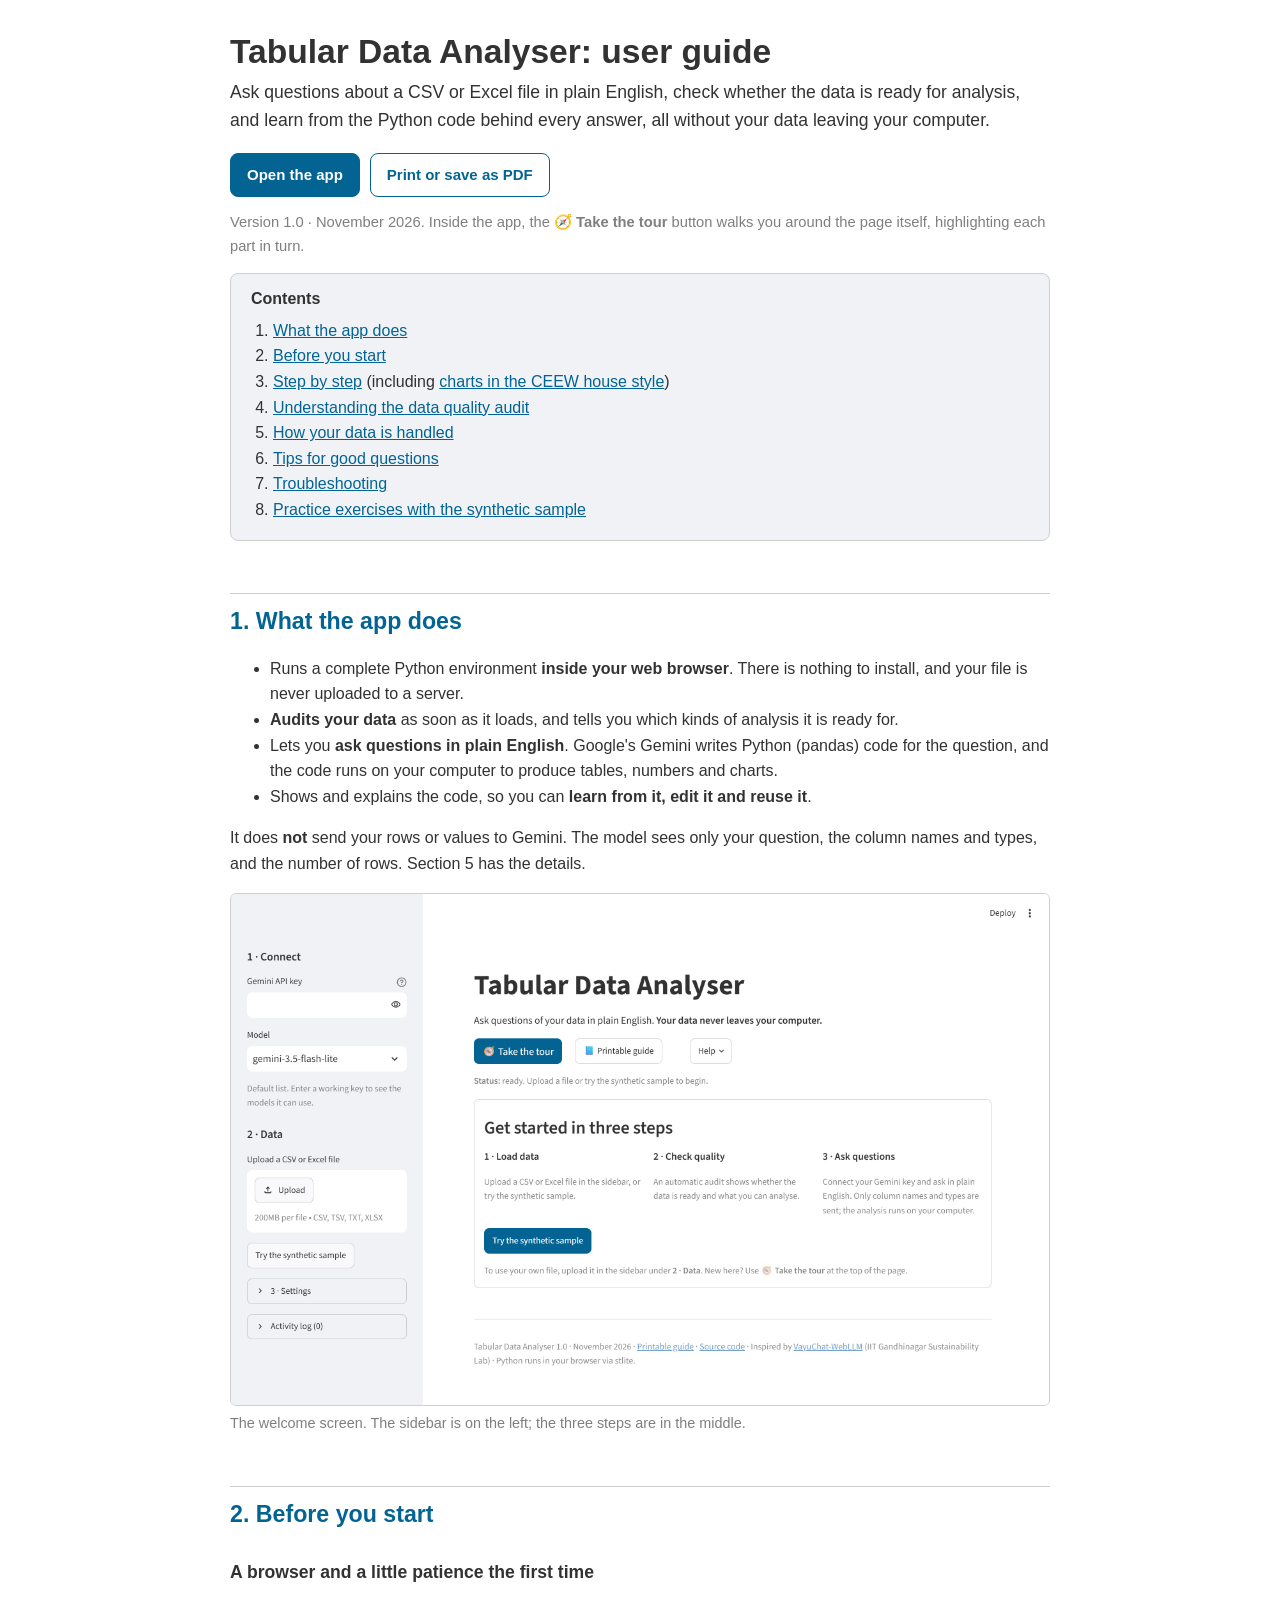
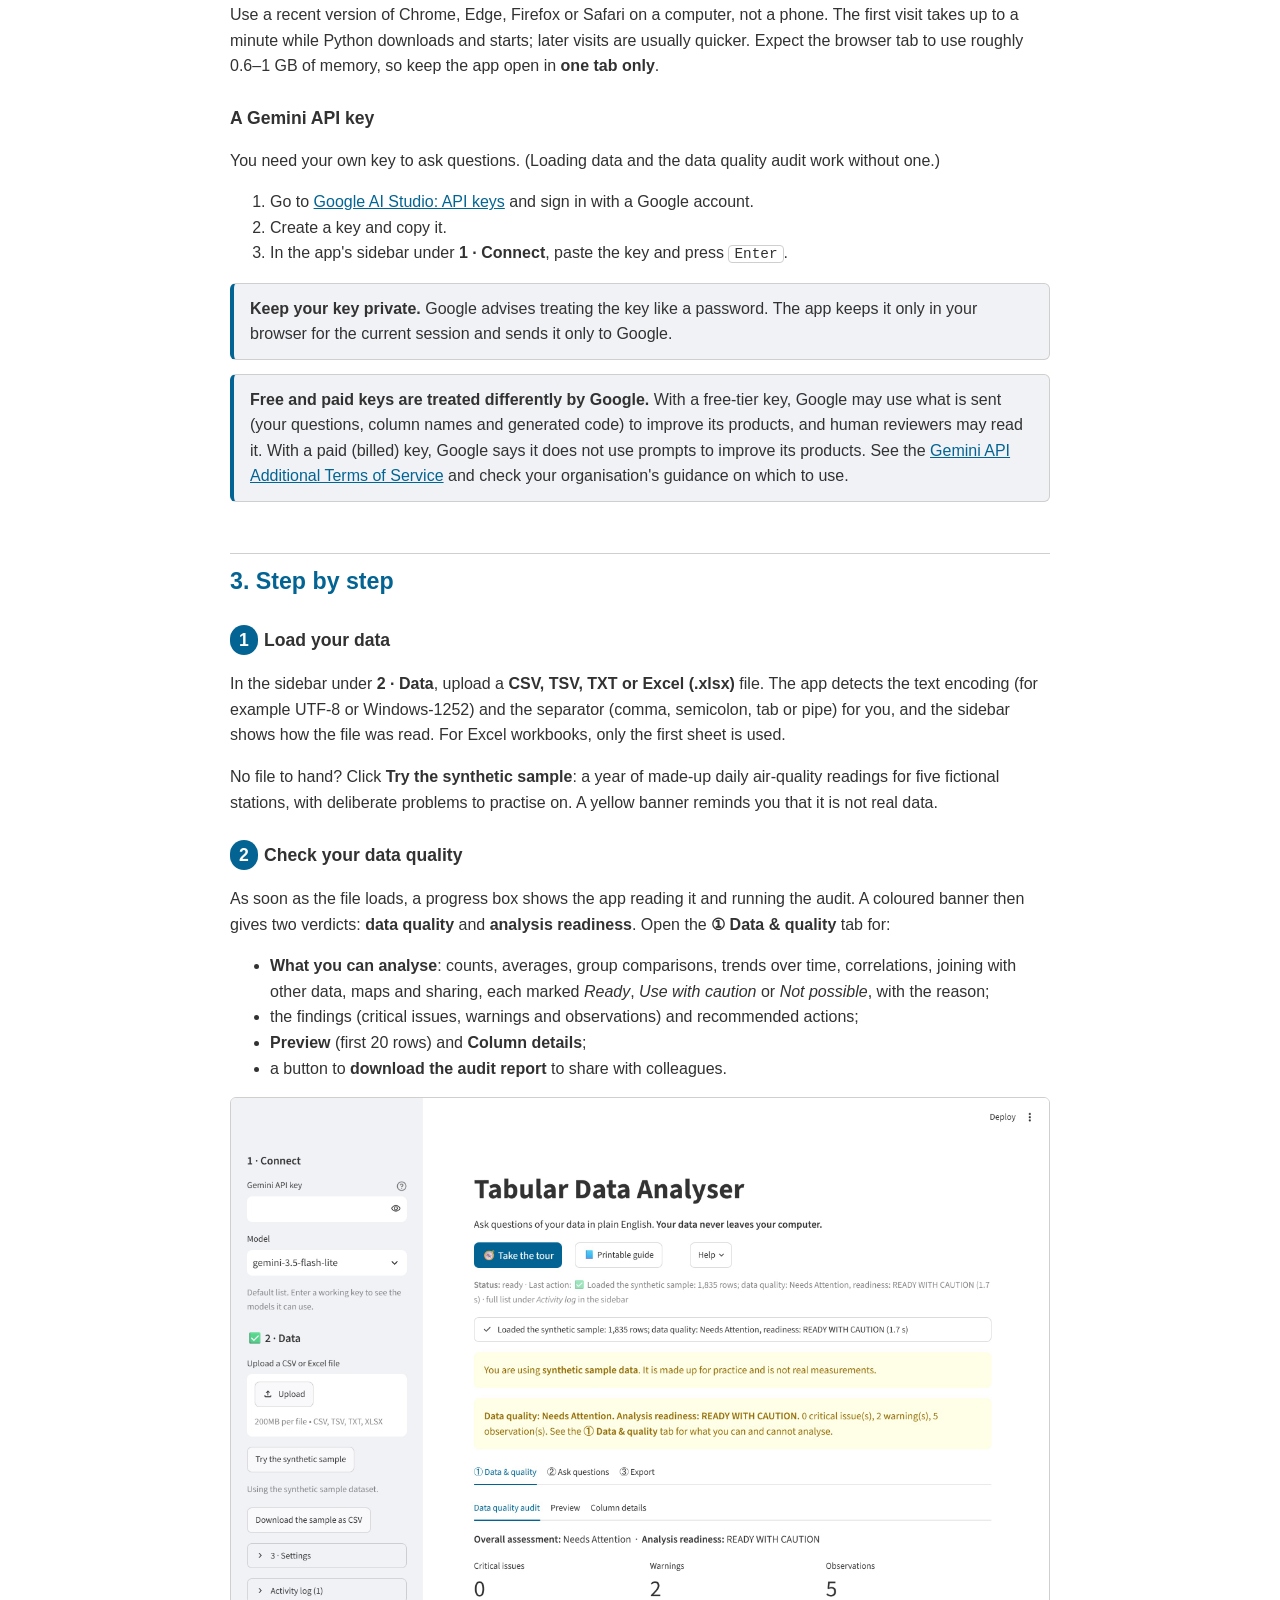
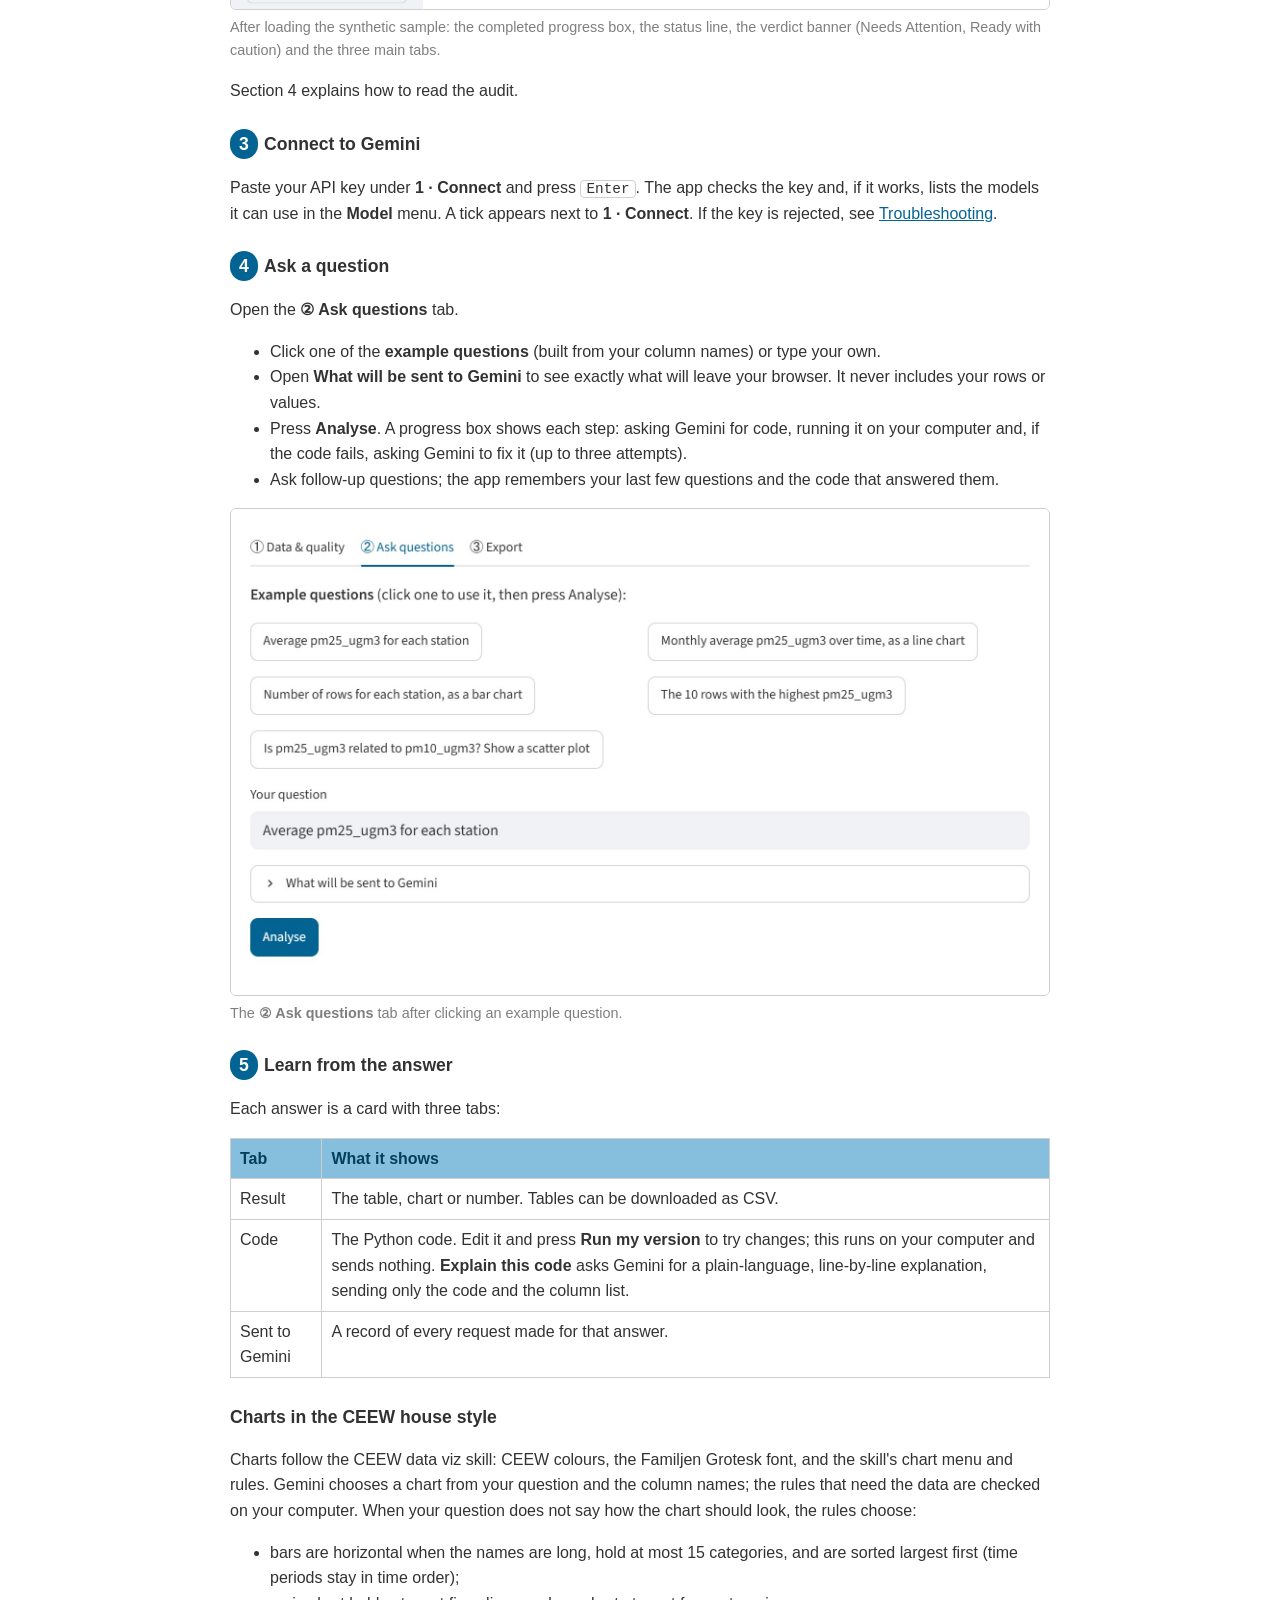
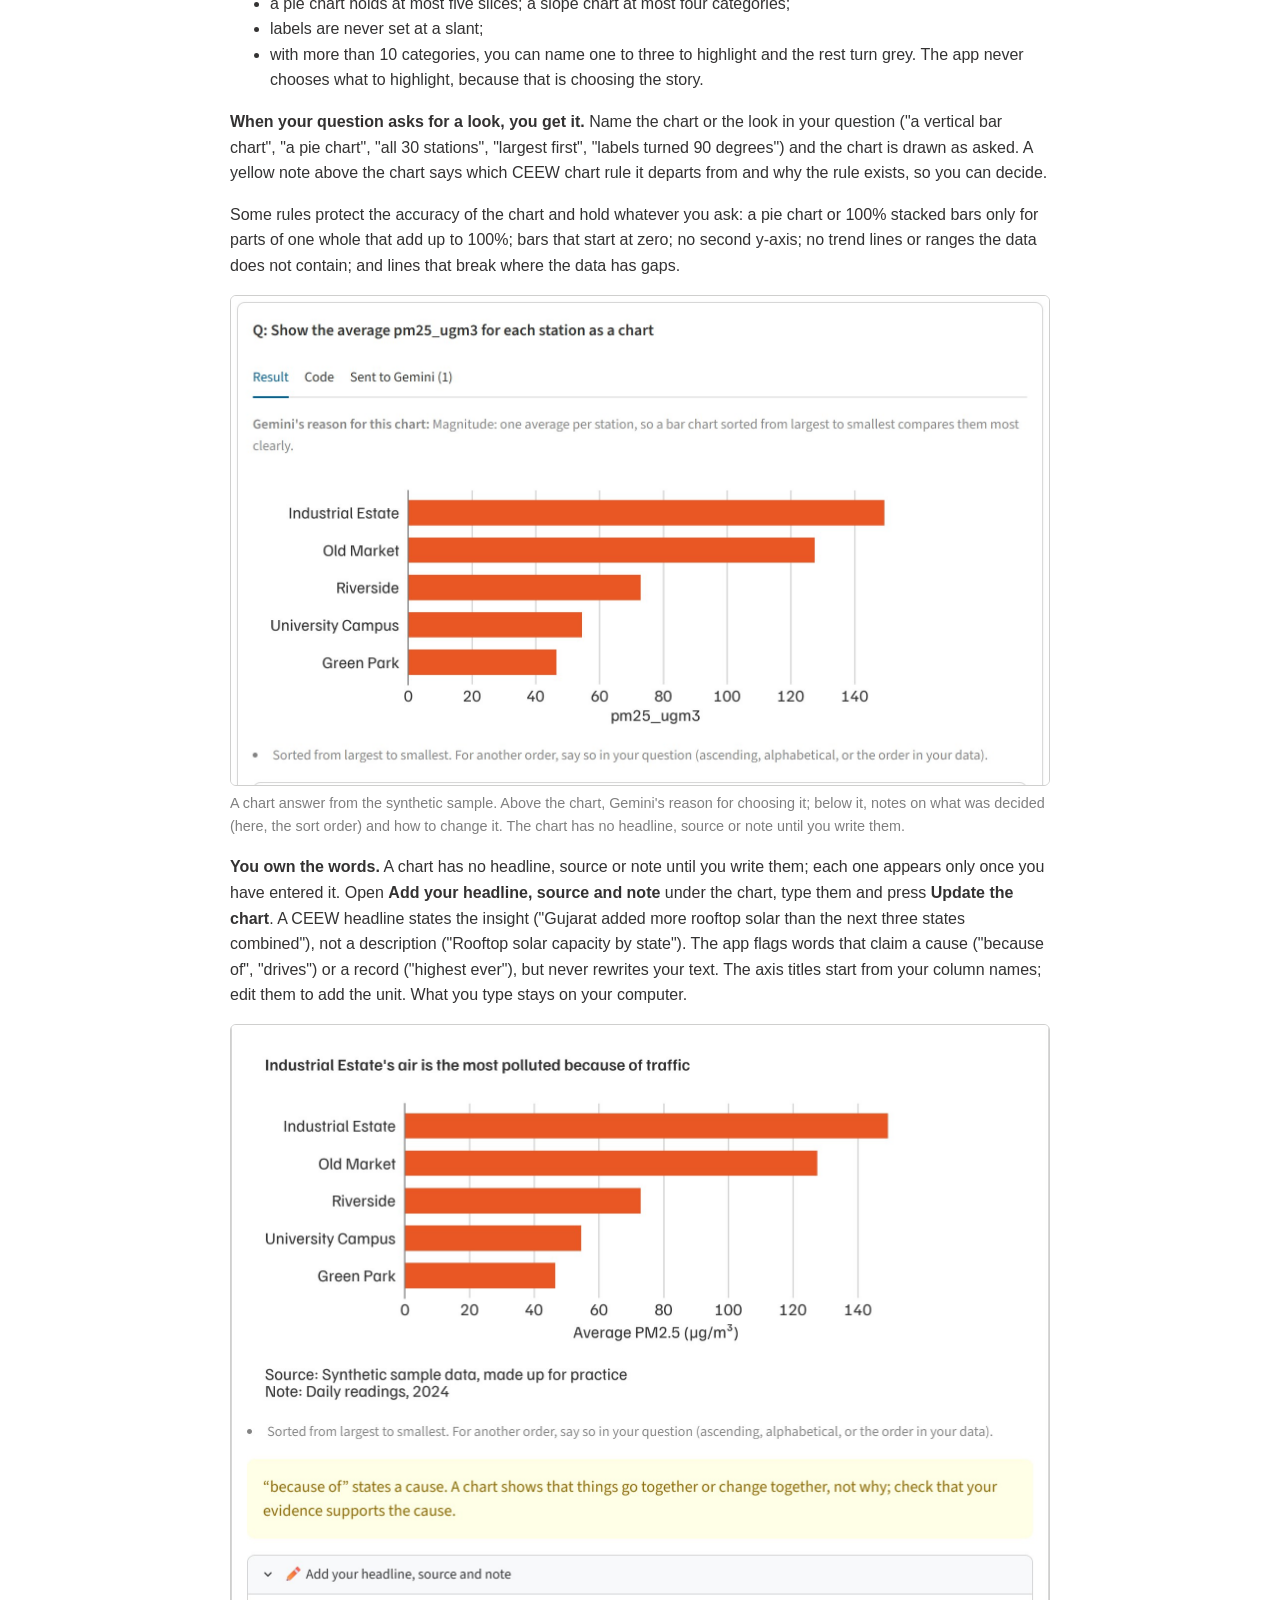
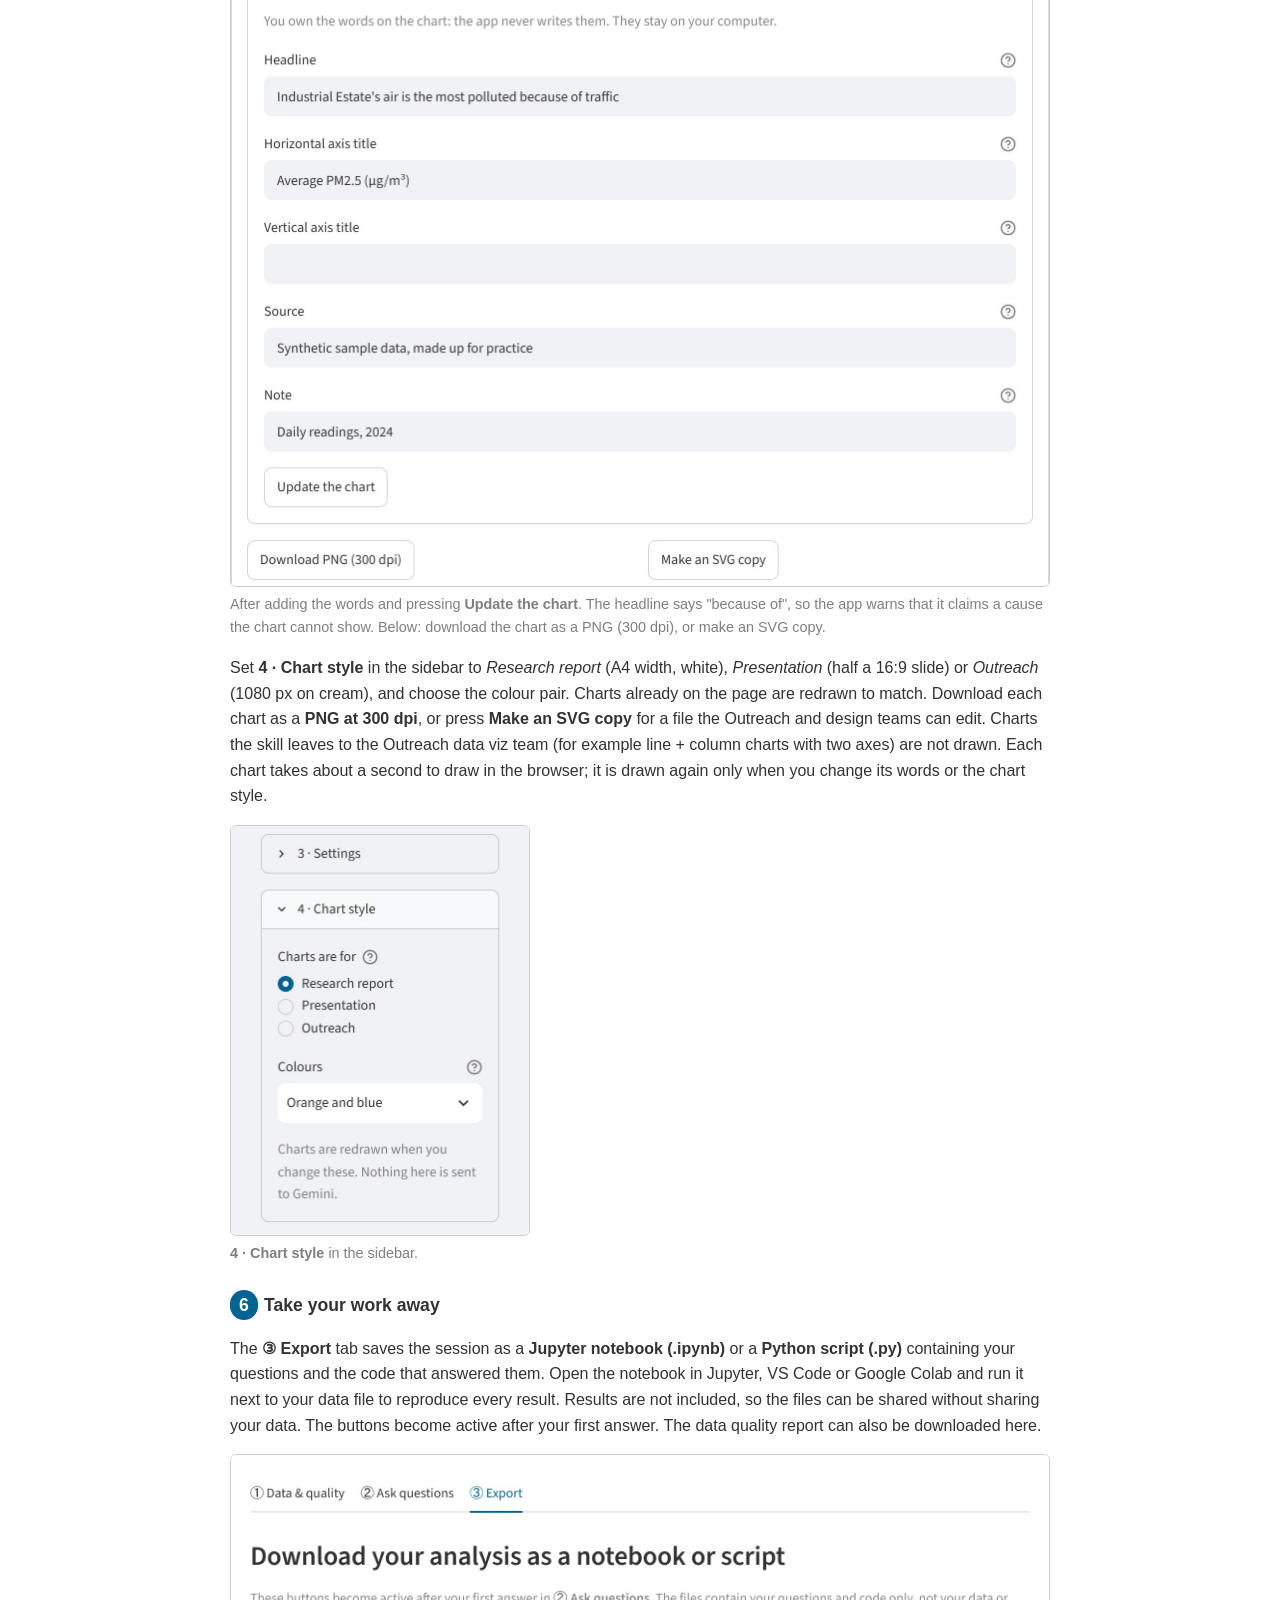
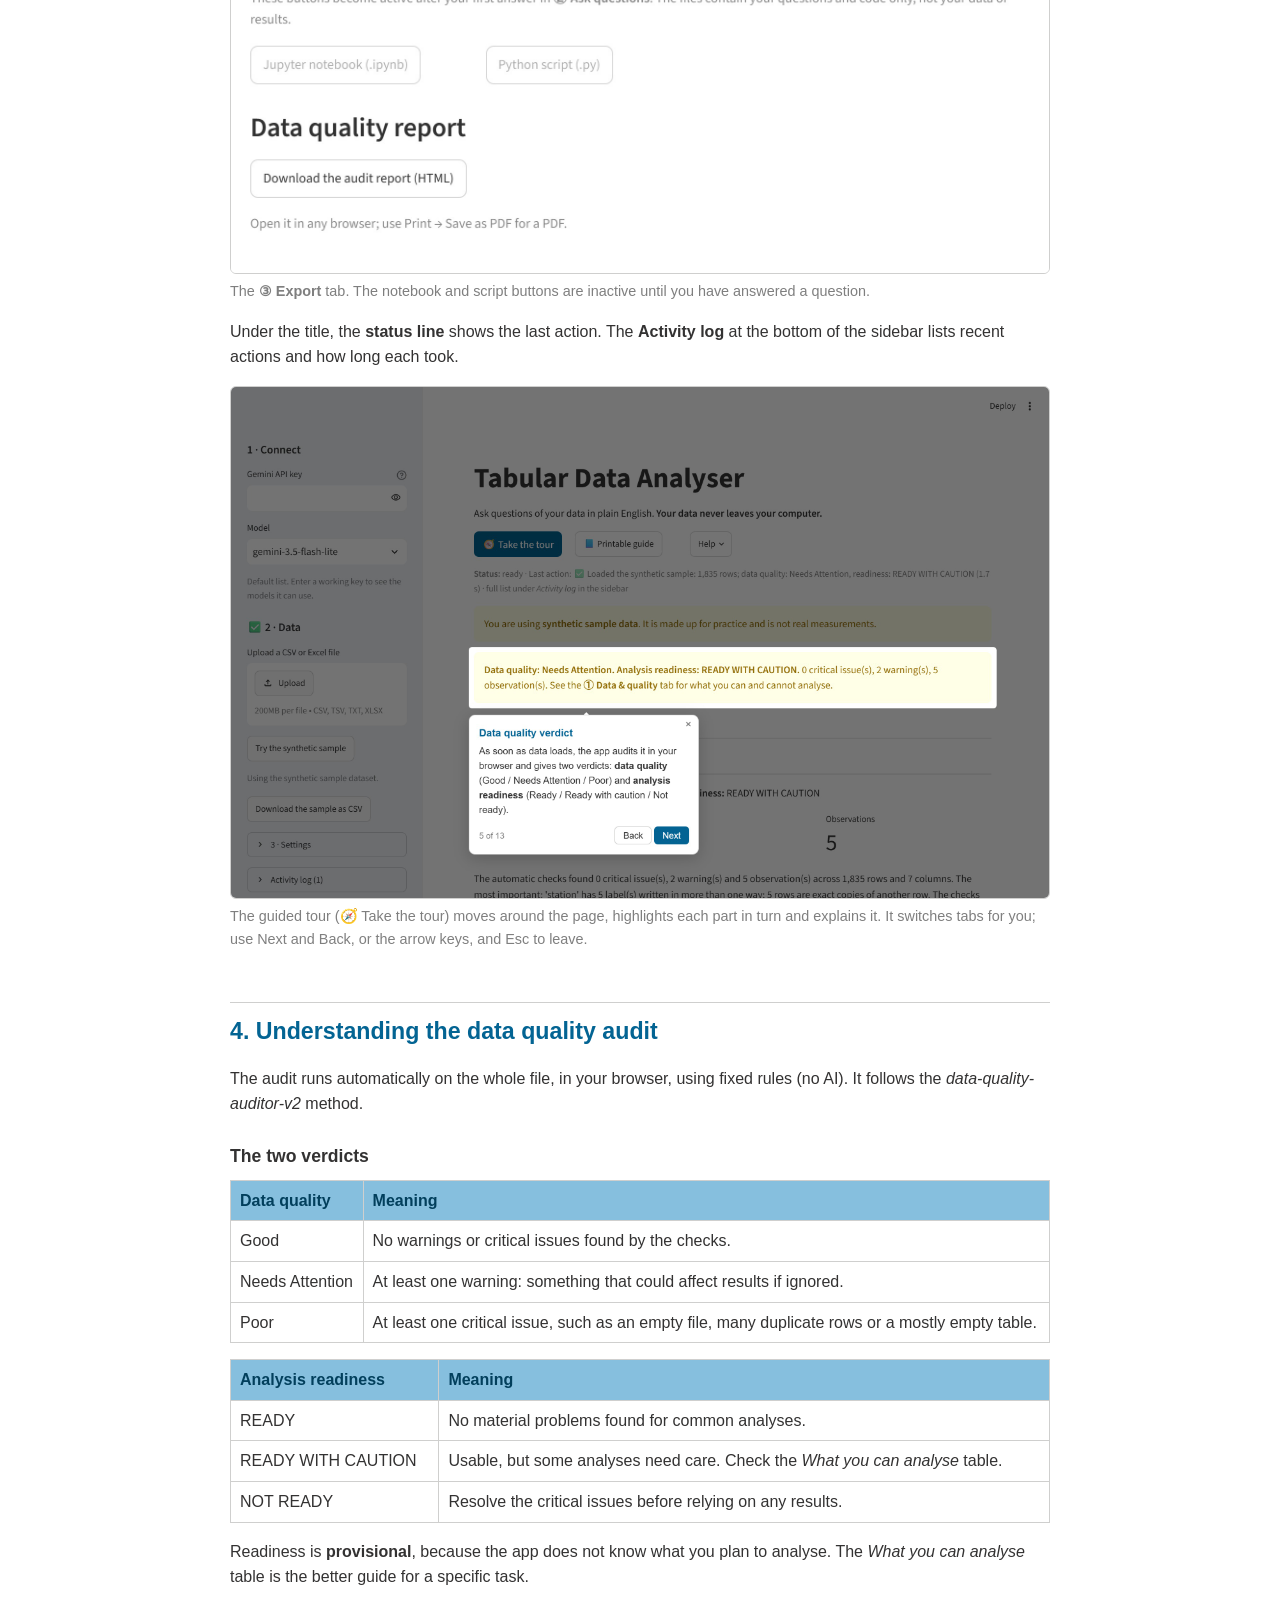
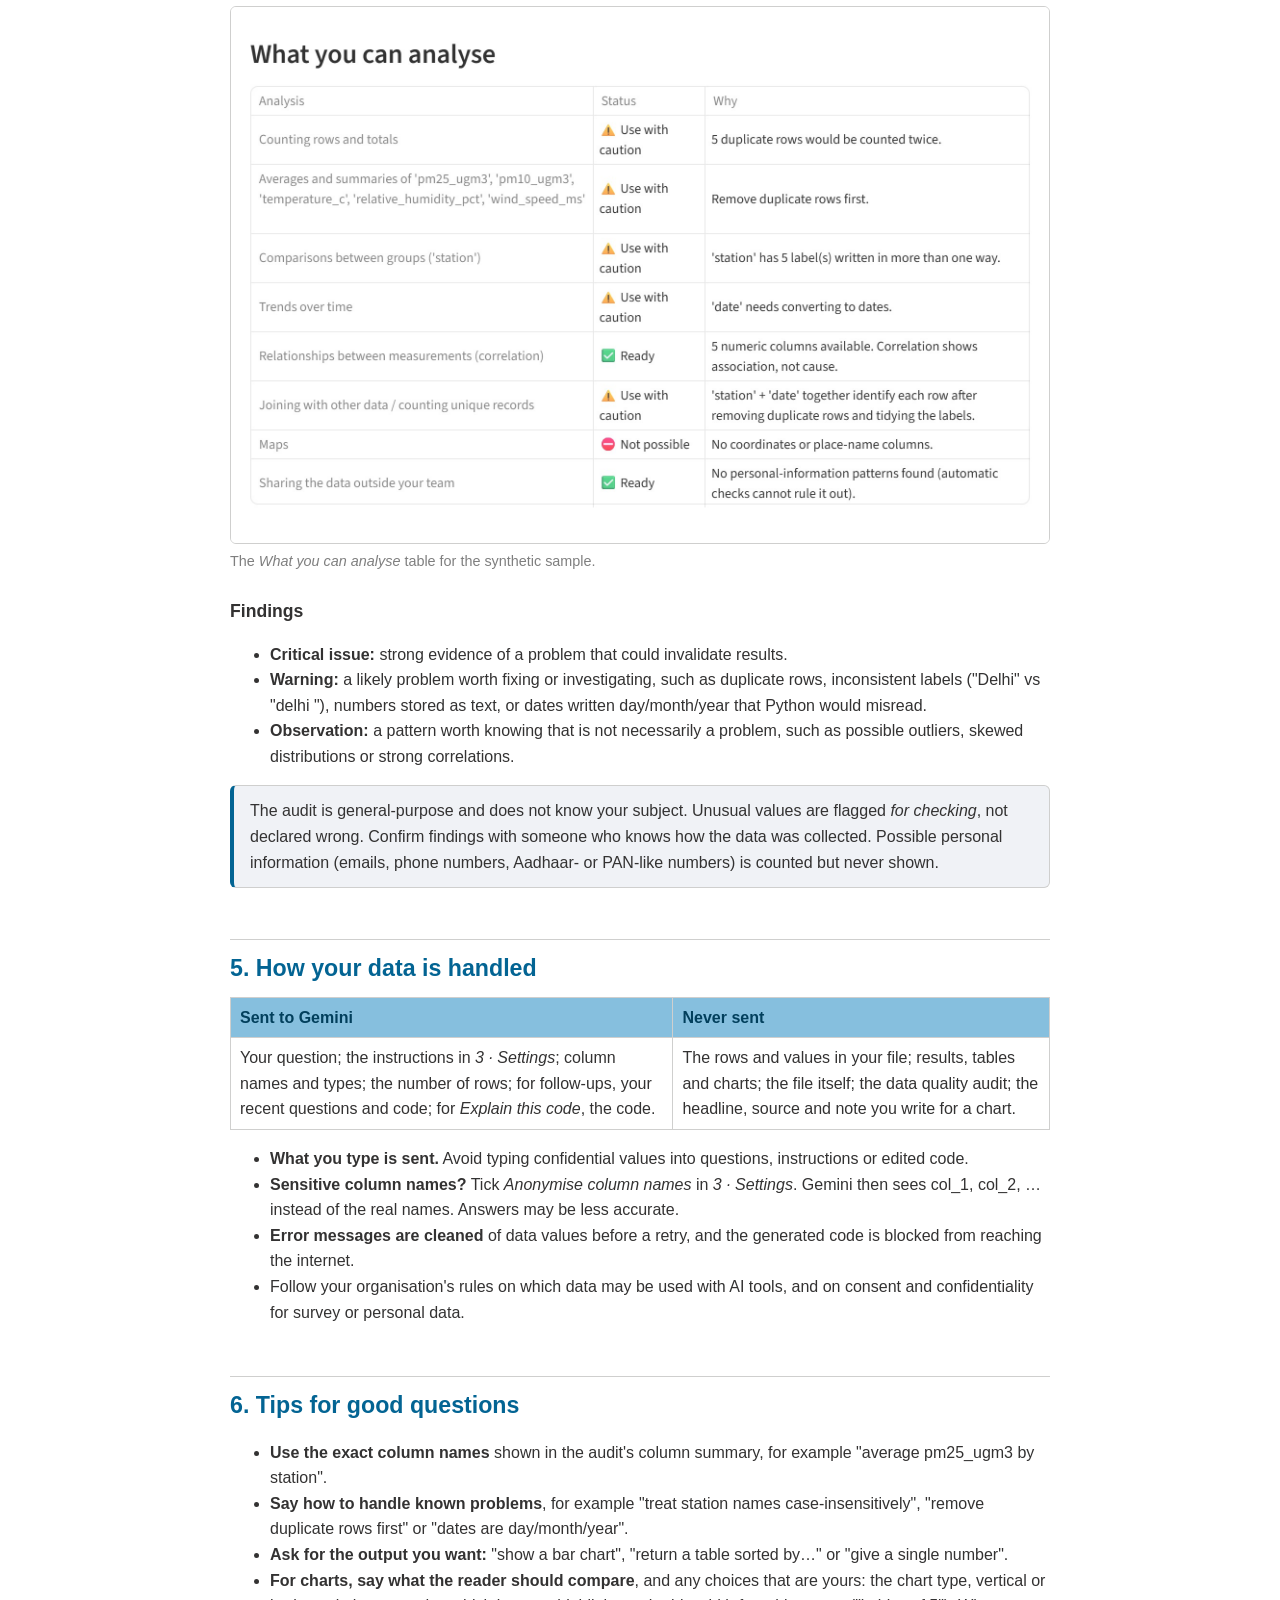
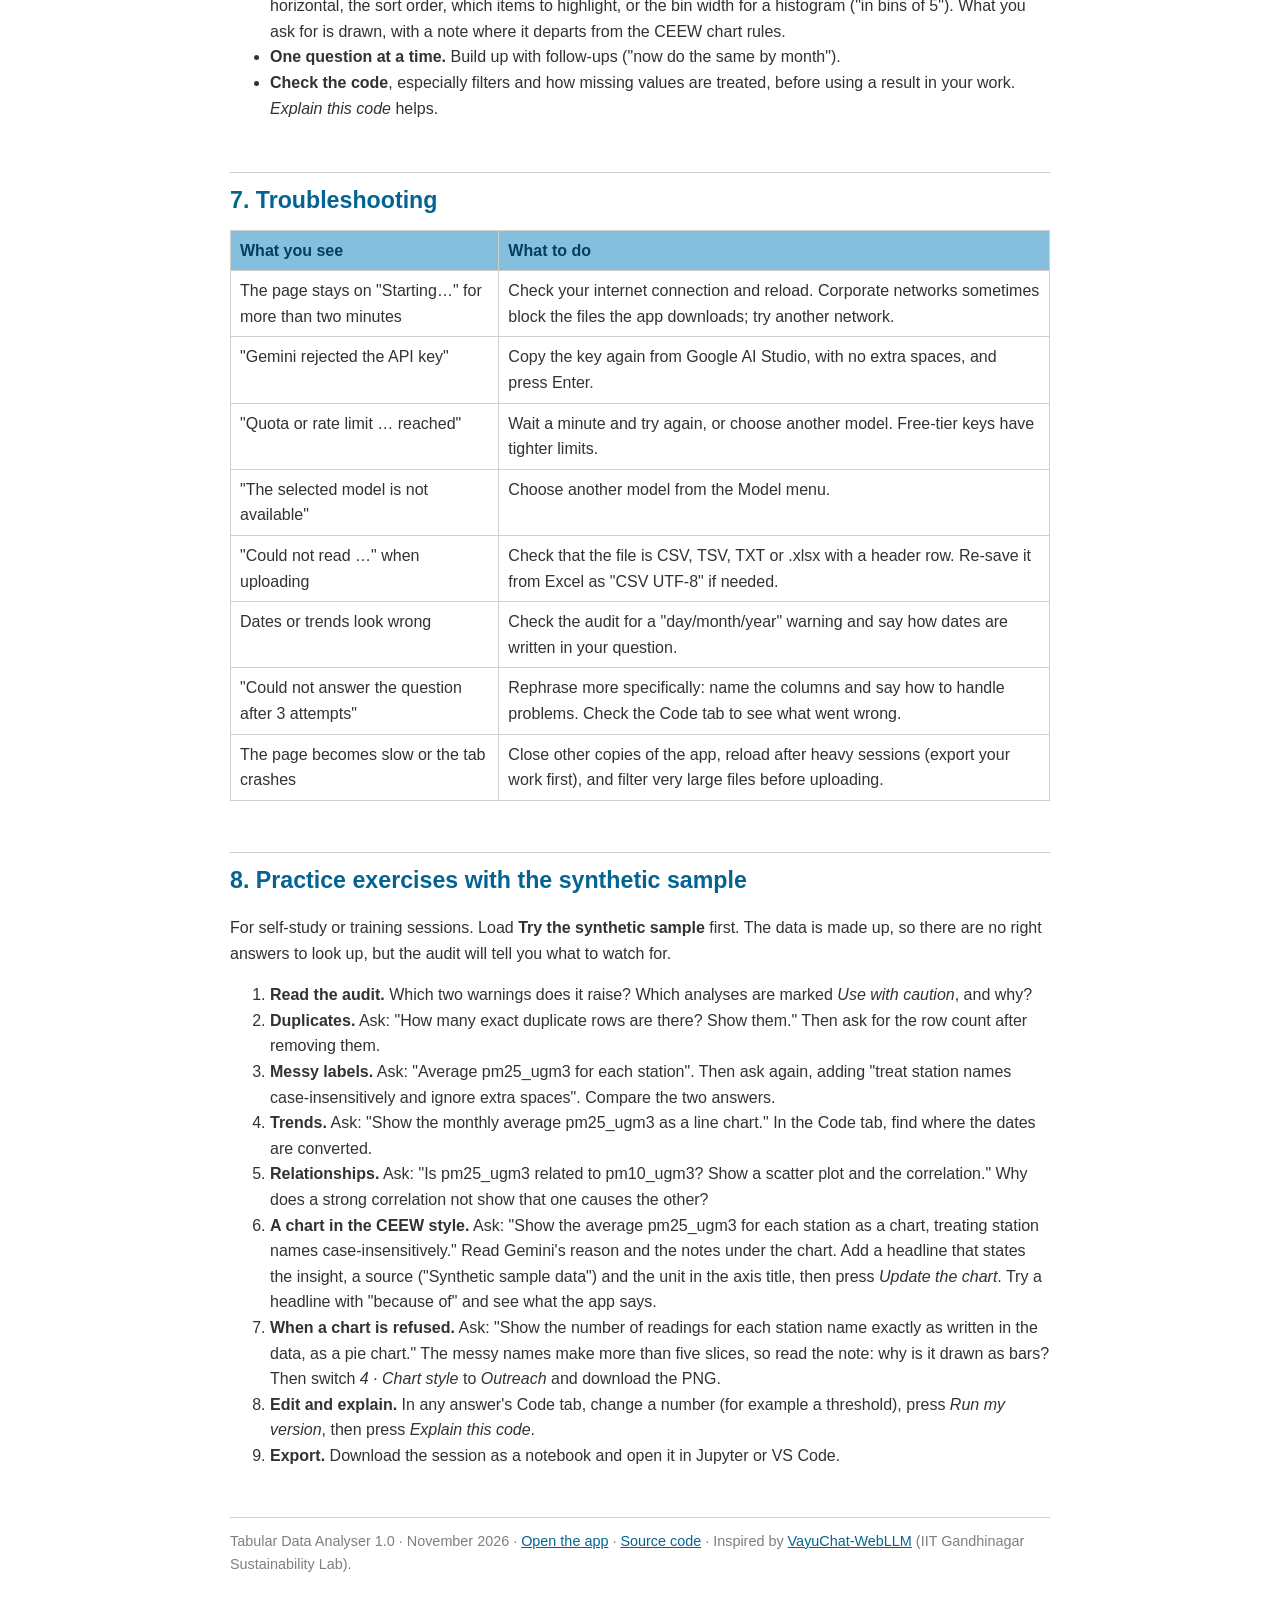
<file: guide.html>
<!DOCTYPE html>
<html lang="en-GB">
<head>
  <meta charset="UTF-8" />
  <meta name="viewport" content="width=device-width, initial-scale=1" />
  <title>Tabular Data Analyser: user guide</title>
  <style>
    /* CEEW brand colours on a white page: blue family only, CEEW grey text (no gradients, no mixed primaries). */
    :root {
      --page: #FFFFFF; --panel: #F0F2F6; --text: #333232; --grey: #7F7F7F; --line: #CFCFCE;
      --blue: #029BD6; --blue-shade: #036493; --blue-dark: #023F5C; --blue-tint: #86BFDE;
    }
    * { box-sizing: border-box; }
    body { margin: 0; background: var(--page); color: var(--text);
           font: 16px/1.6 Arial, Helvetica, sans-serif; }
    main { max-width: 860px; margin: 0 auto; padding: 32px 20px 64px; }
    h1 { font-size: 2.1em; line-height: 1.2; margin: 0 0 6px; color: var(--text); }
    h2 { font-size: 1.45em; color: var(--blue-shade); margin: 2.2em 0 0.4em; padding-top: 0.4em;
         border-top: 1px solid var(--line); }
    h3 { font-size: 1.1em; margin: 1.4em 0 0.3em; color: var(--text); }
    a { color: var(--blue-shade); }
    .lead { font-size: 1.1em; margin: 0 0 18px; }
    .actions { display: flex; flex-wrap: wrap; gap: 10px; margin: 18px 0 8px; }
    .button { display: inline-block; padding: 9px 16px; border-radius: 8px; text-decoration: none;
              font-weight: bold; border: 1px solid var(--blue-shade); color: var(--blue-shade);
              background: #FFFFFF; cursor: pointer; font-size: 15px; }
    .button.primary { background: var(--blue-shade); color: #FFFFFF; }
    .note { background: var(--panel); border: 1px solid var(--line); border-left: 4px solid var(--blue-shade);
            border-radius: 6px; padding: 12px 16px; margin: 14px 0; }
    .toc { background: var(--panel); border: 1px solid var(--line); border-radius: 8px; padding: 12px 20px; }
    .toc ol { margin: 6px 0; padding-left: 22px; }
    figure { margin: 16px 0; }
    figure img { width: 100%; border: 1px solid var(--line); border-radius: 6px; display: block; }
    figure.narrow img { width: auto; max-width: 300px; }
    figcaption { color: var(--grey); font-size: 0.9em; margin-top: 6px; }
    table { border-collapse: collapse; width: 100%; margin: 10px 0 16px; background: #FFFFFF; }
    th, td { border: 1px solid var(--line); padding: 7px 9px; text-align: left; vertical-align: top; }
    th { background: var(--blue-tint); color: var(--blue-dark); }
    .step { display: inline-block; min-width: 28px; padding: 1px 8px; margin-right: 6px; border-radius: 14px;
            background: var(--blue-shade); color: #FFFFFF; font-weight: bold; text-align: center; }
    .muted { color: var(--grey); font-size: 0.92em; }
    kbd { background: #FFFFFF; border: 1px solid var(--line); border-radius: 4px; padding: 0 5px; font-size: 0.9em; }
    footer { margin-top: 48px; padding-top: 12px; border-top: 1px solid var(--line); color: var(--grey); font-size: 0.9em; }

    /* Phones */
    @media (max-width: 600px) {
      main { padding: 20px 14px 48px; }
      h1 { font-size: 1.7em; }
      h2 { font-size: 1.3em; }
      .actions .button { flex: 1 1 auto; text-align: center; }
      table { display: block; overflow-x: auto; }
      th, td { padding: 6px 7px; }
    }

    @media print {
      body { background: #FFFFFF; font-size: 11pt; }
      main { max-width: none; padding: 0; }
      .actions, .no-print { display: none !important; }
      h2 { break-before: page; border-top: none; }
      h2.keep { break-before: auto; }
      figure, table, .note, tr { break-inside: avoid; }
      a { color: var(--text); text-decoration: none; }
      a[href^="http"]::after { content: " (" attr(href) ")"; font-size: 0.85em; color: var(--grey); }
    }
    @page { margin: 18mm 16mm; }
  </style>
</head>
<body>
<main>
  <h1>Tabular Data Analyser: user guide</h1>
  <p class="lead">Ask questions about a CSV or Excel file in plain English, check whether the data is ready for
    analysis, and learn from the Python code behind every answer, all without your data leaving your computer.</p>
  <div class="actions">
    <a class="button primary" href="./">Open the app</a>
    <button class="button" onclick="window.print()">Print or save as PDF</button>
  </div>
  <p class="muted">Version 1.0 · November 2026. Inside the app, the <strong>🧭 Take the tour</strong> button walks you
    around the page itself, highlighting each part in turn.</p>

  <div class="toc">
    <strong>Contents</strong>
    <ol>
      <li><a href="#what">What the app does</a></li>
      <li><a href="#before">Before you start</a></li>
      <li><a href="#steps">Step by step</a> (including <a href="#charts">charts in the CEEW house style</a>)</li>
      <li><a href="#audit">Understanding the data quality audit</a></li>
      <li><a href="#privacy">How your data is handled</a></li>
      <li><a href="#tips">Tips for good questions</a></li>
      <li><a href="#trouble">Troubleshooting</a></li>
      <li><a href="#practice">Practice exercises with the synthetic sample</a></li>
    </ol>
  </div>

  <h2 id="what" class="keep">1. What the app does</h2>
  <ul>
    <li>Runs a complete Python environment <strong>inside your web browser</strong>. There is nothing to install,
      and your file is never uploaded to a server.</li>
    <li><strong>Audits your data</strong> as soon as it loads, and tells you which kinds of analysis it is ready
      for.</li>
    <li>Lets you <strong>ask questions in plain English</strong>. Google's Gemini writes Python (pandas) code for
      the question, and the code runs on your computer to produce tables, numbers and charts.</li>
    <li>Shows and explains the code, so you can <strong>learn from it, edit it and reuse it</strong>.</li>
  </ul>
  <p>It does <strong>not</strong> send your rows or values to Gemini. The model sees only your question, the
    column names and types, and the number of rows. Section 5 has the details.</p>
  <figure>
    <img src="guide-images/01-welcome.jpg" alt="The app's welcome screen with three steps: load data, check quality, ask questions" />
    <figcaption>The welcome screen. The sidebar is on the left; the three steps are in the middle.</figcaption>
  </figure>

  <h2 id="before">2. Before you start</h2>
  <h3>A browser and a little patience the first time</h3>
  <p>Use a recent version of Chrome, Edge, Firefox or Safari on a computer, not a phone. The first visit takes up
    to a minute while Python downloads and starts; later visits are usually quicker. Expect the browser tab to use
    roughly 0.6–1&nbsp;GB of memory, so keep the app open in <strong>one tab only</strong>.</p>
  <h3>A Gemini API key</h3>
  <p>You need your own key to ask questions. (Loading data and the data quality audit work without one.)</p>
  <ol>
    <li>Go to <a href="https://aistudio.google.com/apikey">Google AI Studio: API keys</a> and sign in with a Google
      account.</li>
    <li>Create a key and copy it.</li>
    <li>In the app's sidebar under <strong>1 · Connect</strong>, paste the key and press <kbd>Enter</kbd>.</li>
  </ol>
  <div class="note"><strong>Keep your key private.</strong> Google advises treating the key like a password. The app
    keeps it only in your browser for the current session and sends it only to Google.</div>
  <div class="note"><strong>Free and paid keys are treated differently by Google.</strong> With a free-tier key,
    Google may use what is sent (your questions, column names and generated code) to improve its products, and
    human reviewers may read it. With a paid (billed) key, Google says it does not use prompts to improve its
    products. See the <a href="https://ai.google.dev/gemini-api/terms">Gemini API Additional Terms of Service</a>
    and check your organisation's guidance on which to use.</div>

  <h2 id="steps">3. Step by step</h2>

  <h3><span class="step">1</span>Load your data</h3>
  <p>In the sidebar under <strong>2 · Data</strong>, upload a <strong>CSV, TSV, TXT or Excel (.xlsx)</strong>
    file. The app detects the text encoding (for example UTF-8 or Windows-1252) and the separator (comma,
    semicolon, tab or pipe) for you, and the sidebar shows how the file was read. For Excel workbooks, only the
    first sheet is used.</p>
  <p>No file to hand? Click <strong>Try the synthetic sample</strong>: a year of made-up daily air-quality
    readings for five fictional stations, with deliberate problems to practise on. A yellow banner reminds you
    that it is not real data.</p>

  <h3><span class="step">2</span>Check your data quality</h3>
  <p>As soon as the file loads, a progress box shows the app reading it and running the audit. A coloured banner
    then gives two verdicts: <strong>data quality</strong> and <strong>analysis readiness</strong>. Open the
    <strong>① Data &amp; quality</strong> tab for:</p>
  <ul>
    <li><strong>What you can analyse</strong>: counts, averages, group comparisons, trends over time,
      correlations, joining with other data, maps and sharing, each marked <em>Ready</em>, <em>Use with
      caution</em> or <em>Not possible</em>, with the reason;</li>
    <li>the findings (critical issues, warnings and observations) and recommended actions;</li>
    <li><strong>Preview</strong> (first 20 rows) and <strong>Column details</strong>;</li>
    <li>a button to <strong>download the audit report</strong> to share with colleagues.</li>
  </ul>
  <figure>
    <img src="guide-images/03-data-loaded.jpg" alt="The synthetic sample loaded: progress box, status line, sample warning, data quality banner and the three main tabs" />
    <figcaption>After loading the synthetic sample: the completed progress box, the status line, the verdict banner
      (Needs Attention, Ready with caution) and the three main tabs.</figcaption>
  </figure>
  <p>Section 4 explains how to read the audit.</p>

  <h3><span class="step">3</span>Connect to Gemini</h3>
  <p>Paste your API key under <strong>1 · Connect</strong> and press <kbd>Enter</kbd>. The app checks the key and,
    if it works, lists the models it can use in the <strong>Model</strong> menu. A tick appears next to
    <strong>1 · Connect</strong>. If the key is rejected, see <a href="#trouble">Troubleshooting</a>.</p>

  <h3><span class="step">4</span>Ask a question</h3>
  <p>Open the <strong>② Ask questions</strong> tab.</p>
  <ul>
    <li>Click one of the <strong>example questions</strong> (built from your column names) or type your own.</li>
    <li>Open <strong>What will be sent to Gemini</strong> to see exactly what will leave your browser. It never
      includes your rows or values.</li>
    <li>Press <strong>Analyse</strong>. A progress box shows each step: asking Gemini for code, running it on your
      computer and, if the code fails, asking Gemini to fix it (up to three attempts).</li>
    <li>Ask follow-up questions; the app remembers your last few questions and the code that answered them.</li>
  </ul>
  <figure>
    <img src="guide-images/05-ask-questions.jpg" alt="The Ask questions tab: example question buttons, the question box, the What will be sent to Gemini panel and the Analyse button" />
    <figcaption>The <strong>② Ask questions</strong> tab after clicking an example question.</figcaption>
  </figure>

  <h3><span class="step">5</span>Learn from the answer</h3>
  <p>Each answer is a card with three tabs:</p>
  <table>
    <tr><th>Tab</th><th>What it shows</th></tr>
    <tr><td>Result</td><td>The table, chart or number. Tables can be downloaded as CSV.</td></tr>
    <tr><td>Code</td><td>The Python code. Edit it and press <strong>Run my version</strong> to try changes; this runs
      on your computer and sends nothing. <strong>Explain this code</strong> asks Gemini for a plain-language,
      line-by-line explanation, sending only the code and the column list.</td></tr>
    <tr><td>Sent to Gemini</td><td>A record of every request made for that answer.</td></tr>
  </table>

  <h3 id="charts">Charts in the CEEW house style</h3>
  <p>Charts follow the CEEW data viz skill: CEEW colours, the Familjen Grotesk font, and the skill's chart menu and
    rules. Gemini chooses a chart from your question and the column names; the rules that need the data are
    checked on your computer. When your question does not say how the chart should look, the rules choose:</p>
  <ul>
    <li>bars are horizontal when the names are long, hold at most 15 categories, and are sorted largest first (time
      periods stay in time order);</li>
    <li>a pie chart holds at most five slices; a slope chart at most four categories;</li>
    <li>labels are never set at a slant;</li>
    <li>with more than 10 categories, you can name one to three to highlight and the rest turn grey. The app never
      chooses what to highlight, because that is choosing the story.</li>
  </ul>
  <p><strong>When your question asks for a look, you get it.</strong> Name the chart or the look in your question
    ("a vertical bar chart", "a pie chart", "all 30 stations", "largest first", "labels turned 90 degrees") and the
    chart is drawn as asked. A yellow note above the chart says which CEEW chart rule it departs from and why the
    rule exists, so you can decide.</p>
  <p>Some rules protect the accuracy of the chart and hold whatever you ask: a pie chart or 100% stacked bars only
    for parts of one whole that add up to 100%; bars that start at zero; no second y-axis; no trend lines or
    ranges the data does not contain; and lines that break where the data has gaps.</p>
  <figure>
    <img src="guide-images/07-chart-answer.jpg" alt="An answer card with a horizontal bar chart of average PM2.5 by station, Gemini's reason for the chart above it, and a note that the bars are sorted largest first" />
    <figcaption>A chart answer from the synthetic sample. Above the chart, Gemini's reason for choosing it; below
      it, notes on what was decided (here, the sort order) and how to change it. The chart has no headline, source
      or note until you write them.</figcaption>
  </figure>
  <p><strong>You own the words.</strong> A chart has no headline, source or note until you write them; each one
    appears only once you have entered it. Open <strong>Add your headline, source and note</strong> under the chart,
    type them and press <strong>Update the chart</strong>. A CEEW headline states the insight ("Gujarat added more rooftop solar than the next three states
    combined"), not a description ("Rooftop solar capacity by state"). The app flags words that claim a cause
    ("because of", "drives") or a record ("highest ever"), but never rewrites your text. The axis titles start from
    your column names; edit them to add the unit. What you type stays on your computer.</p>
  <figure>
    <img src="guide-images/08-chart-words.jpg" alt="The same chart with a headline, an axis title with its unit, a source and a note added; a yellow warning that the words 'because of' state a cause; the boxes for the headline, axis titles, source and note; and buttons to download a PNG or make an SVG copy" />
    <figcaption>After adding the words and pressing <strong>Update the chart</strong>. The headline says "because
      of", so the app warns that it claims a cause the chart cannot show. Below: download the chart as a PNG
      (300&nbsp;dpi), or make an SVG copy.</figcaption>
  </figure>
  <p>Set <strong>4 · Chart style</strong> in the sidebar to <em>Research report</em> (A4 width, white), <em>
    Presentation</em> (half a 16:9 slide) or <em>Outreach</em> (1080&nbsp;px on cream), and choose the colour pair.
    Charts already on the page are redrawn to match. Download each chart as a <strong>PNG at 300&nbsp;dpi</strong>,
    or press <strong>Make an SVG copy</strong> for a file the Outreach and design teams can edit. Charts the skill
    leaves to the Outreach data viz team (for example line + column charts with two axes) are not drawn. Each chart
    takes about a second to draw in the browser; it is drawn again only when you change its words or the chart
    style.</p>
  <figure class="narrow">
    <img src="guide-images/09-chart-style.jpg" alt="The sidebar section 4 · Chart style, with the choice of research report, presentation or outreach, and the colour pair" />
    <figcaption><strong>4 · Chart style</strong> in the sidebar.</figcaption>
  </figure>

  <h3><span class="step">6</span>Take your work away</h3>
  <p>The <strong>③ Export</strong> tab saves the session as a <strong>Jupyter notebook (.ipynb)</strong> or a
    <strong>Python script (.py)</strong> containing your questions and the code that answered them. Open the
    notebook in Jupyter, VS Code or Google Colab and run it next to your data file to reproduce every result.
    Results are not included, so the files can be shared without sharing your data. The buttons become active
    after your first answer. The data quality report can also be downloaded here.</p>
  <figure>
    <img src="guide-images/06-export.jpg" alt="The Export tab with Jupyter notebook and Python script download buttons, and the data quality report download" />
    <figcaption>The <strong>③ Export</strong> tab. The notebook and script buttons are inactive until you have
      answered a question.</figcaption>
  </figure>
  <p>Under the title, the <strong>status line</strong> shows the last action. The <strong>Activity log</strong> at
    the bottom of the sidebar lists recent actions and how long each took.</p>
  <figure>
    <img src="guide-images/02-tour.jpg" alt="The guided tour highlighting the data quality verdict banner, with an explanation bubble showing step 5 of 13" />
    <figcaption>The guided tour (🧭 Take the tour) moves around the page, highlights each part in turn and explains
      it. It switches tabs for you; use Next and Back, or the arrow keys, and Esc to leave.</figcaption>
  </figure>

  <h2 id="audit">4. Understanding the data quality audit</h2>
  <p>The audit runs automatically on the whole file, in your browser, using fixed rules (no AI). It follows the
    <em>data-quality-auditor-v2</em> method.</p>
  <h3>The two verdicts</h3>
  <table>
    <tr><th>Data quality</th><th>Meaning</th></tr>
    <tr><td>Good</td><td>No warnings or critical issues found by the checks.</td></tr>
    <tr><td>Needs Attention</td><td>At least one warning: something that could affect results if ignored.</td></tr>
    <tr><td>Poor</td><td>At least one critical issue, such as an empty file, many duplicate rows or a mostly empty
      table.</td></tr>
  </table>
  <table>
    <tr><th>Analysis readiness</th><th>Meaning</th></tr>
    <tr><td>READY</td><td>No material problems found for common analyses.</td></tr>
    <tr><td>READY WITH CAUTION</td><td>Usable, but some analyses need care. Check the <em>What you can analyse</em>
      table.</td></tr>
    <tr><td>NOT READY</td><td>Resolve the critical issues before relying on any results.</td></tr>
  </table>
  <p>Readiness is <strong>provisional</strong>, because the app does not know what you plan to analyse. The
    <em>What you can analyse</em> table is the better guide for a specific task.</p>
  <figure>
    <img src="guide-images/04-what-you-can-analyse.jpg" alt="The What you can analyse table for the synthetic sample, with each type of analysis marked Ready, Use with caution or Not possible and the reason" />
    <figcaption>The <em>What you can analyse</em> table for the synthetic sample.</figcaption>
  </figure>
  <h3>Findings</h3>
  <ul>
    <li><strong>Critical issue:</strong> strong evidence of a problem that could invalidate results.</li>
    <li><strong>Warning:</strong> a likely problem worth fixing or investigating, such as duplicate rows,
      inconsistent labels ("Delhi" vs "delhi "), numbers stored as text, or dates written day/month/year that
      Python would misread.</li>
    <li><strong>Observation:</strong> a pattern worth knowing that is not necessarily a problem, such as possible
      outliers, skewed distributions or strong correlations.</li>
  </ul>
  <div class="note">The audit is general-purpose and does not know your subject. Unusual values are flagged
    <em>for checking</em>, not declared wrong. Confirm findings with someone who knows how the data was
    collected. Possible personal information (emails, phone numbers, Aadhaar- or PAN-like numbers) is counted but
    never shown.</div>

  <h2 id="privacy">5. How your data is handled</h2>
  <table>
    <tr><th>Sent to Gemini</th><th>Never sent</th></tr>
    <tr>
      <td>Your question; the instructions in <em>3 · Settings</em>; column names and types; the number of rows; for
        follow-ups, your recent questions and code; for <em>Explain this code</em>, the code.</td>
      <td>The rows and values in your file; results, tables and charts; the file itself; the data quality
        audit; the headline, source and note you write for a chart.</td>
    </tr>
  </table>
  <ul>
    <li><strong>What you type is sent.</strong> Avoid typing confidential values into questions, instructions or
      edited code.</li>
    <li><strong>Sensitive column names?</strong> Tick <em>Anonymise column names</em> in <em>3 · Settings</em>.
      Gemini then sees col_1, col_2, … instead of the real names. Answers may be less accurate.</li>
    <li><strong>Error messages are cleaned</strong> of data values before a retry, and the generated code is
      blocked from reaching the internet.</li>
    <li>Follow your organisation's rules on which data may be used with AI tools, and on consent and
      confidentiality for survey or personal data.</li>
  </ul>

  <h2 id="tips">6. Tips for good questions</h2>
  <ul>
    <li><strong>Use the exact column names</strong> shown in the audit's column summary, for example "average
      pm25_ugm3 by station".</li>
    <li><strong>Say how to handle known problems</strong>, for example "treat station names case-insensitively",
      "remove duplicate rows first" or "dates are day/month/year".</li>
    <li><strong>Ask for the output you want:</strong> "show a bar chart", "return a table sorted by…" or "give a
      single number".</li>
    <li><strong>For charts, say what the reader should compare</strong>, and any choices that are yours: the chart
      type, vertical or horizontal, the sort order, which items to highlight, or the bin width for a histogram ("in
      bins of 5"). What you ask for is drawn, with a note where it departs from the CEEW chart rules.</li>
    <li><strong>One question at a time.</strong> Build up with follow-ups ("now do the same by month").</li>
    <li><strong>Check the code</strong>, especially filters and how missing values are treated, before using a
      result in your work. <em>Explain this code</em> helps.</li>
  </ul>

  <h2 id="trouble">7. Troubleshooting</h2>
  <table>
    <tr><th>What you see</th><th>What to do</th></tr>
    <tr><td>The page stays on "Starting…" for more than two minutes</td><td>Check your internet connection and
      reload. Corporate networks sometimes block the files the app downloads; try another network.</td></tr>
    <tr><td>"Gemini rejected the API key"</td><td>Copy the key again from Google AI Studio, with no extra spaces,
      and press Enter.</td></tr>
    <tr><td>"Quota or rate limit … reached"</td><td>Wait a minute and try again, or choose another model.
      Free-tier keys have tighter limits.</td></tr>
    <tr><td>"The selected model is not available"</td><td>Choose another model from the Model menu.</td></tr>
    <tr><td>"Could not read …" when uploading</td><td>Check that the file is CSV, TSV, TXT or .xlsx with a
      header row. Re-save it from Excel as "CSV UTF-8" if needed.</td></tr>
    <tr><td>Dates or trends look wrong</td><td>Check the audit for a "day/month/year" warning and say how dates
      are written in your question.</td></tr>
    <tr><td>"Could not answer the question after 3 attempts"</td><td>Rephrase more specifically: name the columns
      and say how to handle problems. Check the Code tab to see what went wrong.</td></tr>
    <tr><td>The page becomes slow or the tab crashes</td><td>Close other copies of the app, reload after heavy
      sessions (export your work first), and filter very large files before uploading.</td></tr>
  </table>

  <h2 id="practice">8. Practice exercises with the synthetic sample</h2>
  <p>For self-study or training sessions. Load <strong>Try the synthetic sample</strong> first. The data is made
    up, so there are no right answers to look up, but the audit will tell you what to watch for.</p>
  <ol>
    <li><strong>Read the audit.</strong> Which two warnings does it raise? Which analyses are marked <em>Use with
      caution</em>, and why?</li>
    <li><strong>Duplicates.</strong> Ask: "How many exact duplicate rows are there? Show them." Then ask for the
      row count after removing them.</li>
    <li><strong>Messy labels.</strong> Ask: "Average pm25_ugm3 for each station". Then ask again,
      adding "treat station names case-insensitively and ignore extra spaces". Compare the two answers.</li>
    <li><strong>Trends.</strong> Ask: "Show the monthly average pm25_ugm3 as a line chart." In the Code tab, find
      where the dates are converted.</li>
    <li><strong>Relationships.</strong> Ask: "Is pm25_ugm3 related to pm10_ugm3? Show a scatter plot and the
      correlation." Why does a strong correlation not show that one causes the other?</li>
    <li><strong>A chart in the CEEW style.</strong> Ask: "Show the average pm25_ugm3 for each station as a chart,
      treating station names case-insensitively." Read Gemini's reason and the notes under the chart. Add a
      headline that states the insight, a source ("Synthetic sample data") and the unit in the axis title, then
      press <em>Update the chart</em>. Try a headline with "because of" and see what the app says.</li>
    <li><strong>When a chart is refused.</strong> Ask: "Show the number of readings for each station name exactly as
      written in the data, as a pie chart." The messy names make more than five slices, so read the note: why is
      it drawn as bars? Then switch <em>4 · Chart style</em> to <em>Outreach</em> and download the PNG.</li>
    <li><strong>Edit and explain.</strong> In any answer's Code tab, change a number (for example a threshold),
      press <em>Run my version</em>, then press <em>Explain this code</em>.</li>
    <li><strong>Export.</strong> Download the session as a notebook and open it in Jupyter or VS Code.</li>
  </ol>

  <footer>
    Tabular Data Analyser 1.0 · November 2026 ·
    <a href="./">Open the app</a> ·
    <a href="https://github.com/mrafiuddin50/csvanalyser_gemini_ceew">Source code</a> ·
    Inspired by <a href="https://github.com/nipunbatra/vayuchat-webllm">VayuChat-WebLLM</a>
    (IIT Gandhinagar Sustainability Lab).
  </footer>
</main>
</body>
</html>
</file>
